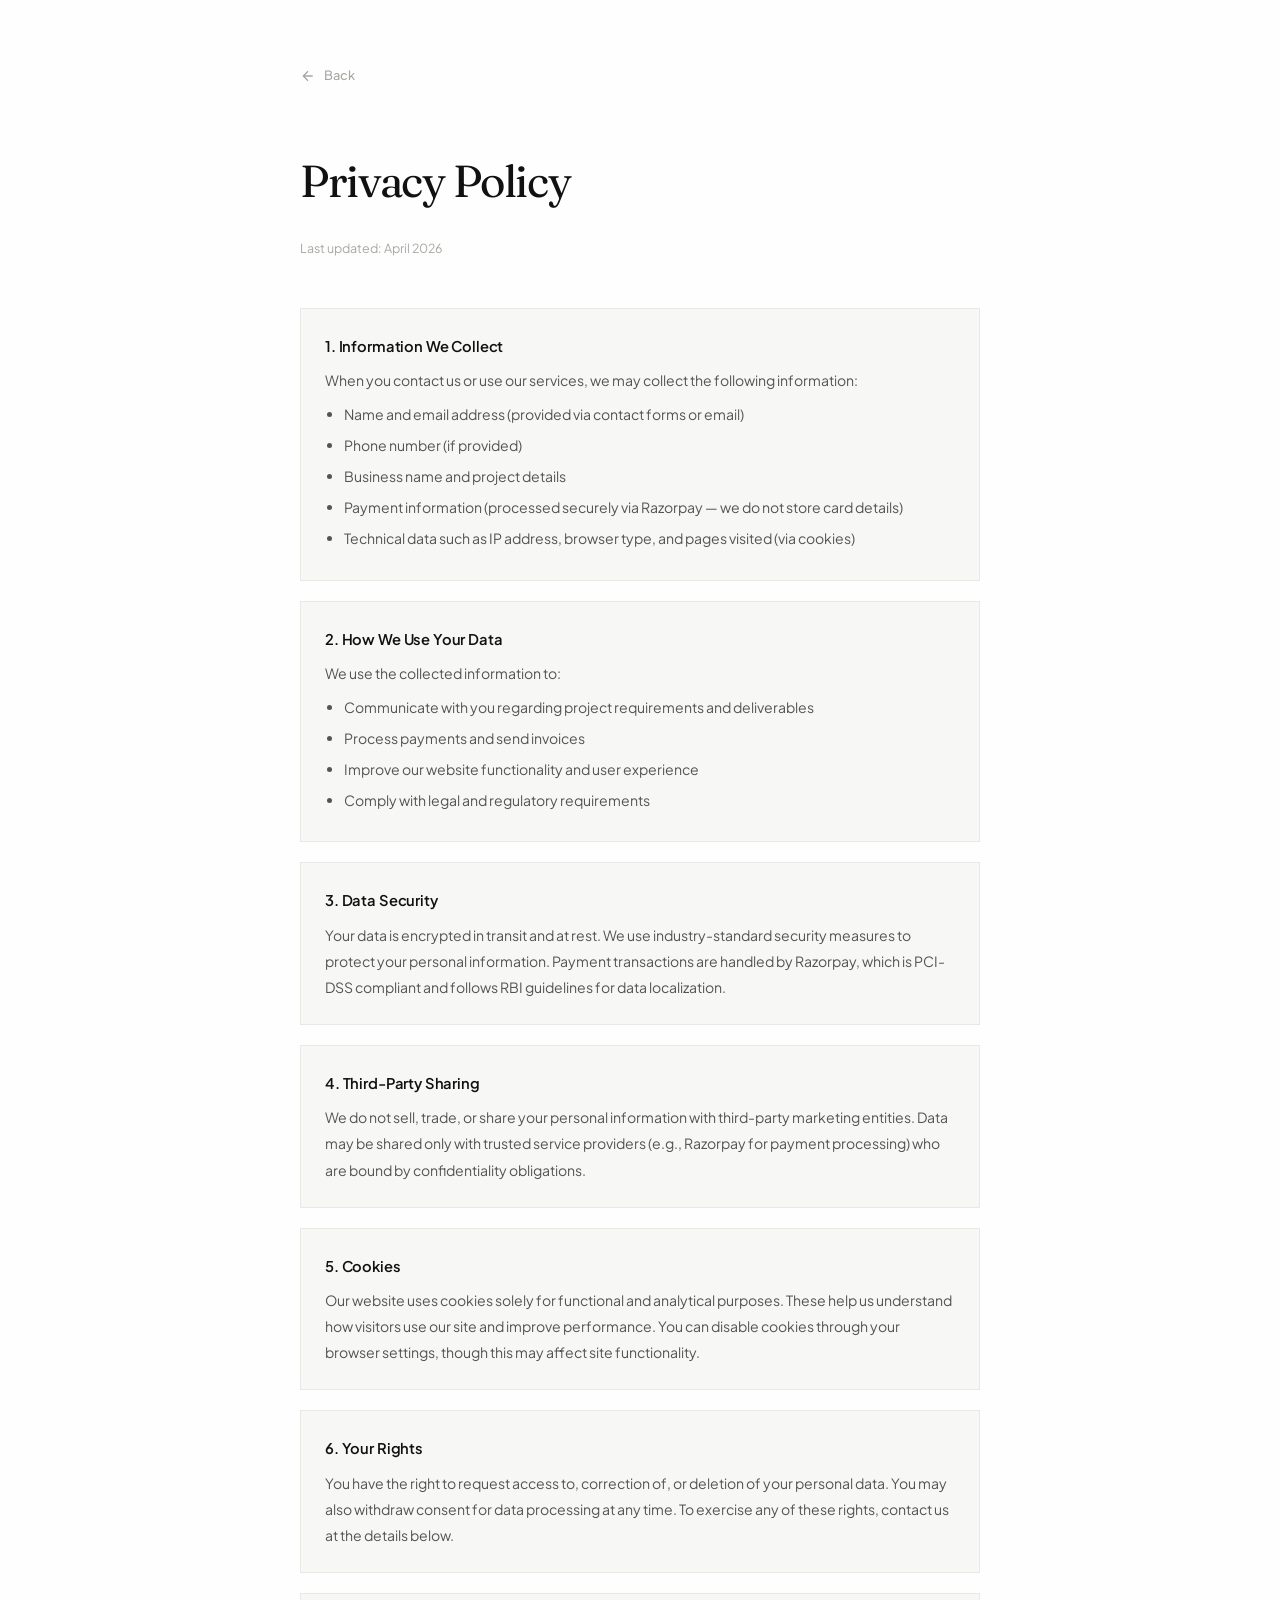
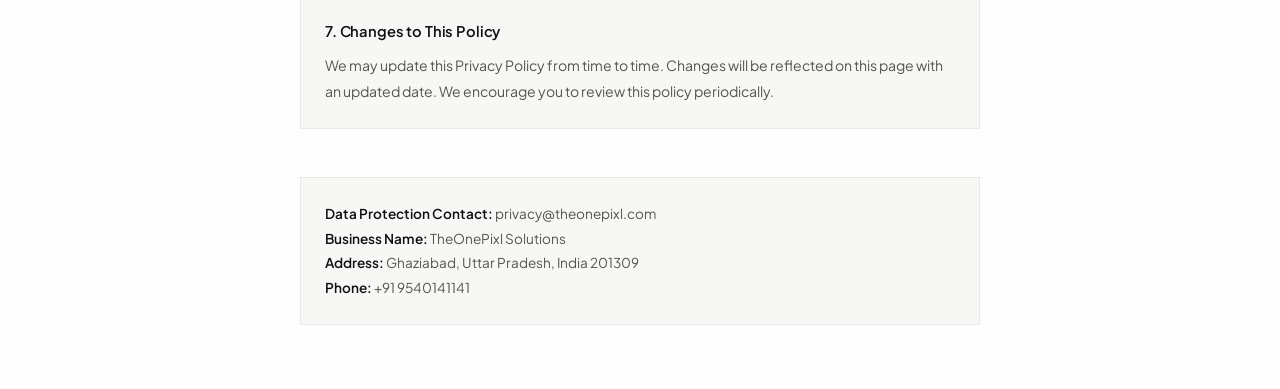
<file: privacy.html>
<!DOCTYPE html>
<html lang="en">
<head>
    <meta charset="UTF-8">
    <meta name="viewport" content="width=device-width, initial-scale=1.0">
    <title>Privacy Policy — TheOnePixl Solutions</title>
    <link rel="icon" type="image/svg+xml" href="favicon.svg">
    <link rel="preconnect" href="https://fonts.googleapis.com">
    <link rel="preconnect" href="https://fonts.gstatic.com" crossorigin>
    <link href="https://fonts.googleapis.com/css2?family=Plus+Jakarta+Sans:wght@300;400;500;600&family=Fraunces:ital,opsz,wght@0,9..144,400;1,9..144,400&display=swap" rel="stylesheet">
    <style>
        *, *::before, *::after { margin: 0; padding: 0; box-sizing: border-box; }
        body { font-family: 'Plus Jakarta Sans', sans-serif; background: #fefefe; color: #111; -webkit-font-smoothing: antialiased; line-height: 1.8; padding: 4rem 2rem; }
        .container { max-width: 680px; margin: 0 auto; }
        .back { display: inline-flex; align-items: center; gap: 0.5rem; font-size: 0.8rem; font-weight: 500; color: #a8a8a3; text-decoration: none; transition: color 0.2s; }
        .back:hover { color: #111; }
        h1 { font-family: 'Fraunces', serif; font-size: 2.8rem; font-weight: 400; letter-spacing: -0.03em; margin: 3rem 0 1rem; }
        .updated { font-size: 0.78rem; color: #a8a8a3; margin-bottom: 3rem; }
        .section { padding: 1.5rem; border-radius: 0; background: #f7f7f5; border: 1px solid #e8e8e4; margin-bottom: 1.25rem; }
        .section h3 { font-size: 0.92rem; font-weight: 600; margin-bottom: 0.5rem; letter-spacing: -0.01em; }
        .section p, .section ul { font-size: 0.88rem; color: #555550; font-weight: 400; line-height: 1.85; }
        .section ul { padding-left: 1.2rem; margin-top: 0.5rem; }
        .section ul li { margin-bottom: 0.3rem; }
        .contact-box { margin-top: 3rem; padding: 1.5rem; border-radius: 0; background: #f7f7f5; border: 1px solid #e8e8e4; }
        .contact-box p { font-size: 0.85rem; color: #555550; line-height: 1.8; }
        .contact-box strong { color: #111; font-weight: 600; }
    </style>
</head>
<body>
    <div class="container">
        <a href="index.html" class="back">
            <svg width="16" height="16" fill="none" stroke="currentColor" stroke-width="2" viewBox="0 0 24 24"><path d="M19 12H5M12 19l-7-7 7-7"/></svg>
            Back
        </a>
        <h1>Privacy Policy</h1>
        <p class="updated">Last updated: April 2026</p>

        <div class="section">
            <h3>1. Information We Collect</h3>
            <p>When you contact us or use our services, we may collect the following information:</p>
            <ul>
                <li>Name and email address (provided via contact forms or email)</li>
                <li>Phone number (if provided)</li>
                <li>Business name and project details</li>
                <li>Payment information (processed securely via Razorpay — we do not store card details)</li>
                <li>Technical data such as IP address, browser type, and pages visited (via cookies)</li>
            </ul>
        </div>

        <div class="section">
            <h3>2. How We Use Your Data</h3>
            <p>We use the collected information to:</p>
            <ul>
                <li>Communicate with you regarding project requirements and deliverables</li>
                <li>Process payments and send invoices</li>
                <li>Improve our website functionality and user experience</li>
                <li>Comply with legal and regulatory requirements</li>
            </ul>
        </div>

        <div class="section">
            <h3>3. Data Security</h3>
            <p>Your data is encrypted in transit and at rest. We use industry-standard security measures to protect your personal information. Payment transactions are handled by Razorpay, which is PCI-DSS compliant and follows RBI guidelines for data localization.</p>
        </div>

        <div class="section">
            <h3>4. Third-Party Sharing</h3>
            <p>We do not sell, trade, or share your personal information with third-party marketing entities. Data may be shared only with trusted service providers (e.g., Razorpay for payment processing) who are bound by confidentiality obligations.</p>
        </div>

        <div class="section">
            <h3>5. Cookies</h3>
            <p>Our website uses cookies solely for functional and analytical purposes. These help us understand how visitors use our site and improve performance. You can disable cookies through your browser settings, though this may affect site functionality.</p>
        </div>

        <div class="section">
            <h3>6. Your Rights</h3>
            <p>You have the right to request access to, correction of, or deletion of your personal data. You may also withdraw consent for data processing at any time. To exercise any of these rights, contact us at the details below.</p>
        </div>

        <div class="section">
            <h3>7. Changes to This Policy</h3>
            <p>We may update this Privacy Policy from time to time. Changes will be reflected on this page with an updated date. We encourage you to review this policy periodically.</p>
        </div>

        <div class="contact-box">
            <p><strong>Data Protection Contact:</strong> privacy@theonepixl.com</p>
            <p><strong>Business Name:</strong> TheOnePixl Solutions</p>
            <p><strong>Address:</strong> Ghaziabad, Uttar Pradesh, India 201309</p>
            <p><strong>Phone:</strong> +91 9540141141</p>
        </div>
    </div>
</body>
</html>
</file>
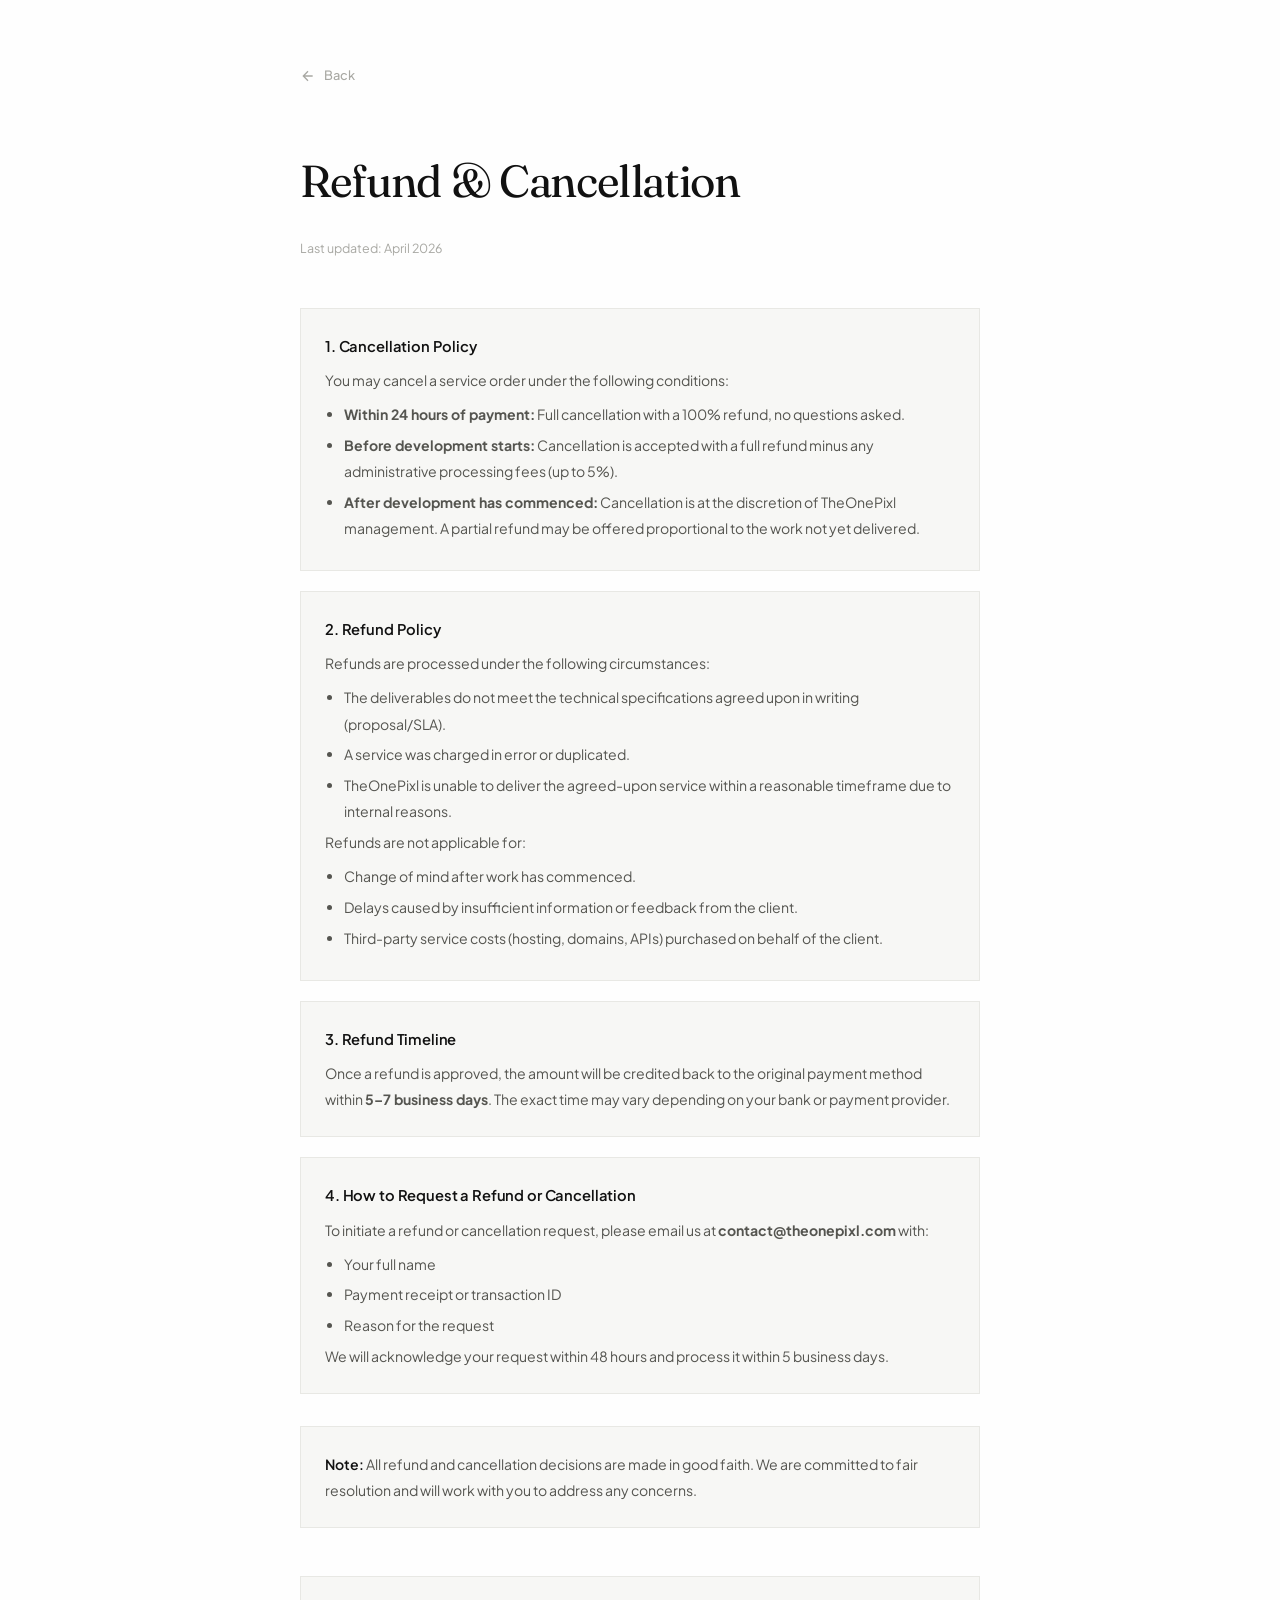
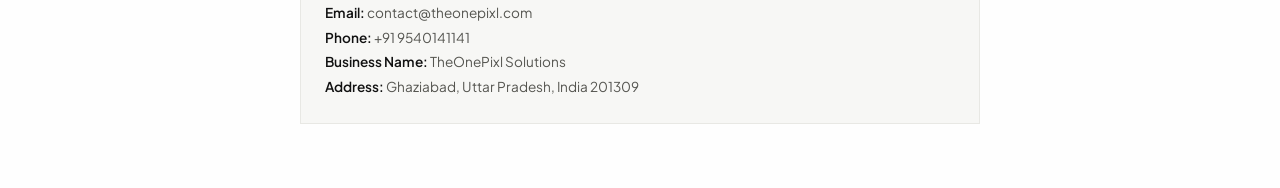
<file: refund.html>
<!DOCTYPE html>
<html lang="en">
<head>
    <meta charset="UTF-8">
    <meta name="viewport" content="width=device-width, initial-scale=1.0">
    <title>Refund & Cancellation Policy — TheOnePixl Solutions</title>
    <link rel="icon" type="image/svg+xml" href="favicon.svg">
    <link rel="preconnect" href="https://fonts.googleapis.com">
    <link rel="preconnect" href="https://fonts.gstatic.com" crossorigin>
    <link href="https://fonts.googleapis.com/css2?family=Plus+Jakarta+Sans:wght@300;400;500;600&family=Fraunces:ital,opsz,wght@0,9..144,400;1,9..144,400&display=swap" rel="stylesheet">
    <style>
        *, *::before, *::after { margin: 0; padding: 0; box-sizing: border-box; }
        body { font-family: 'Plus Jakarta Sans', sans-serif; background: #fefefe; color: #111; -webkit-font-smoothing: antialiased; line-height: 1.8; padding: 4rem 2rem; }
        .container { max-width: 680px; margin: 0 auto; }
        .back { display: inline-flex; align-items: center; gap: 0.5rem; font-size: 0.8rem; font-weight: 500; color: #a8a8a3; text-decoration: none; transition: color 0.2s; }
        .back:hover { color: #111; }
        h1 { font-family: 'Fraunces', serif; font-size: 2.8rem; font-weight: 400; letter-spacing: -0.03em; margin: 3rem 0 1rem; }
        .updated { font-size: 0.78rem; color: #a8a8a3; margin-bottom: 3rem; }
        .section { padding: 1.5rem; border-radius: 0; background: #f7f7f5; border: 1px solid #e8e8e4; margin-bottom: 1.25rem; }
        .section h3 { font-size: 0.92rem; font-weight: 600; margin-bottom: 0.5rem; letter-spacing: -0.01em; }
        .section p, .section ul { font-size: 0.88rem; color: #555550; font-weight: 400; line-height: 1.85; }
        .section ul { padding-left: 1.2rem; margin-top: 0.5rem; }
        .section ul li { margin-bottom: 0.3rem; }
        .highlight { margin-top: 2rem; padding: 1.5rem; border-radius: 0; background: #f7f7f5; border: 1px solid #e8e8e4; }
        .highlight p { font-size: 0.88rem; color: #555550; line-height: 1.85; }
        .highlight strong { color: #111; font-weight: 600; }
        .contact-box { margin-top: 3rem; padding: 1.5rem; border-radius: 0; background: #f7f7f5; border: 1px solid #e8e8e4; }
        .contact-box p { font-size: 0.85rem; color: #555550; line-height: 1.8; }
        .contact-box strong { color: #111; font-weight: 600; }
    </style>
</head>
<body>
    <div class="container">
        <a href="index.html" class="back">
            <svg width="16" height="16" fill="none" stroke="currentColor" stroke-width="2" viewBox="0 0 24 24"><path d="M19 12H5M12 19l-7-7 7-7"/></svg>
            Back
        </a>
        <h1>Refund & Cancellation</h1>
        <p class="updated">Last updated: April 2026</p>

        <div class="section">
            <h3>1. Cancellation Policy</h3>
            <p>You may cancel a service order under the following conditions:</p>
            <ul>
                <li><strong>Within 24 hours of payment:</strong> Full cancellation with a 100% refund, no questions asked.</li>
                <li><strong>Before development starts:</strong> Cancellation is accepted with a full refund minus any administrative processing fees (up to 5%).</li>
                <li><strong>After development has commenced:</strong> Cancellation is at the discretion of TheOnePixl management. A partial refund may be offered proportional to the work not yet delivered.</li>
            </ul>
        </div>

        <div class="section">
            <h3>2. Refund Policy</h3>
            <p>Refunds are processed under the following circumstances:</p>
            <ul>
                <li>The deliverables do not meet the technical specifications agreed upon in writing (proposal/SLA).</li>
                <li>A service was charged in error or duplicated.</li>
                <li>TheOnePixl is unable to deliver the agreed-upon service within a reasonable timeframe due to internal reasons.</li>
            </ul>
            <p>Refunds are not applicable for:</p>
            <ul>
                <li>Change of mind after work has commenced.</li>
                <li>Delays caused by insufficient information or feedback from the client.</li>
                <li>Third-party service costs (hosting, domains, APIs) purchased on behalf of the client.</li>
            </ul>
        </div>

        <div class="section">
            <h3>3. Refund Timeline</h3>
            <p>Once a refund is approved, the amount will be credited back to the original payment method within <strong>5–7 business days</strong>. The exact time may vary depending on your bank or payment provider.</p>
        </div>

        <div class="section">
            <h3>4. How to Request a Refund or Cancellation</h3>
            <p>To initiate a refund or cancellation request, please email us at <strong>contact@theonepixl.com</strong> with:</p>
            <ul>
                <li>Your full name</li>
                <li>Payment receipt or transaction ID</li>
                <li>Reason for the request</li>
            </ul>
            <p>We will acknowledge your request within 48 hours and process it within 5 business days.</p>
        </div>

        <div class="highlight">
            <p><strong>Note:</strong> All refund and cancellation decisions are made in good faith. We are committed to fair resolution and will work with you to address any concerns.</p>
        </div>

        <div class="contact-box">
            <p><strong>Email:</strong> contact@theonepixl.com</p>
            <p><strong>Phone:</strong> +91 9540141141</p>
            <p><strong>Business Name:</strong> TheOnePixl Solutions</p>
            <p><strong>Address:</strong> Ghaziabad, Uttar Pradesh, India 201309</p>
        </div>
    </div>
</body>
</html>
</file>
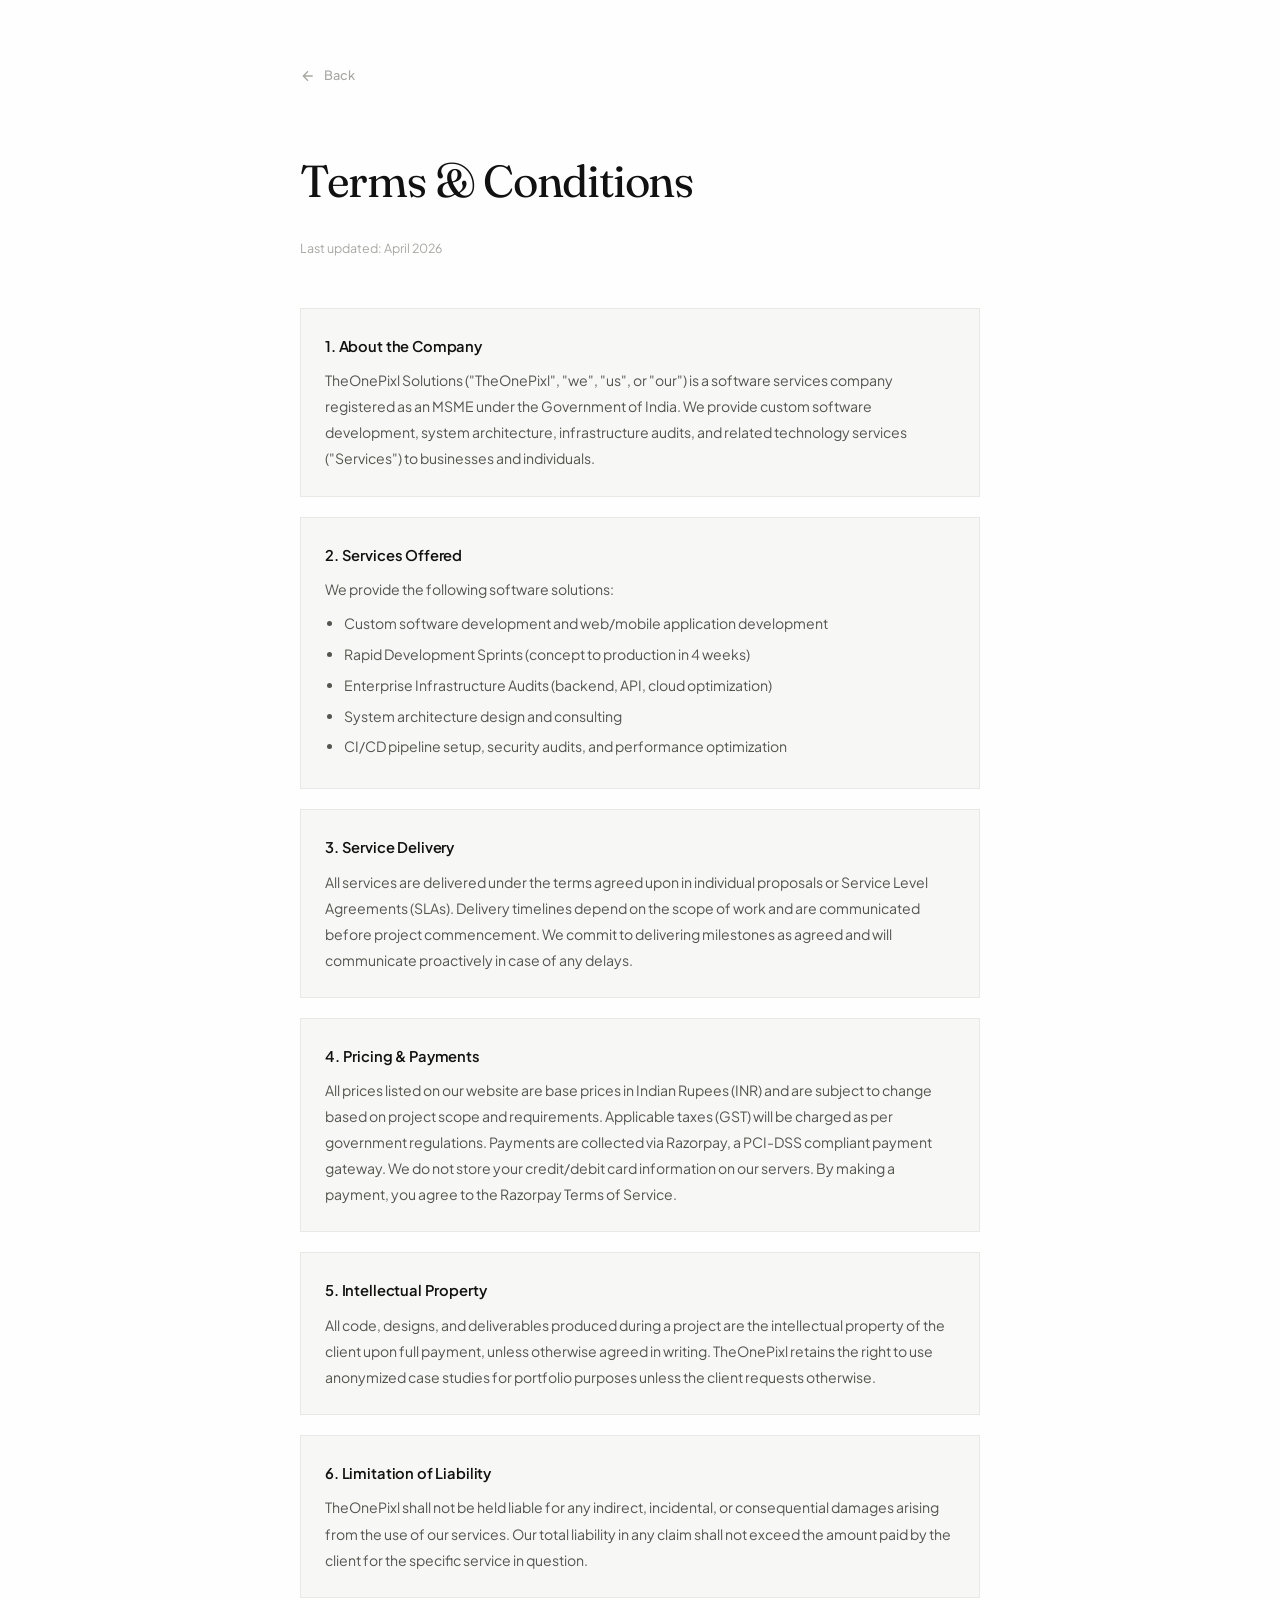
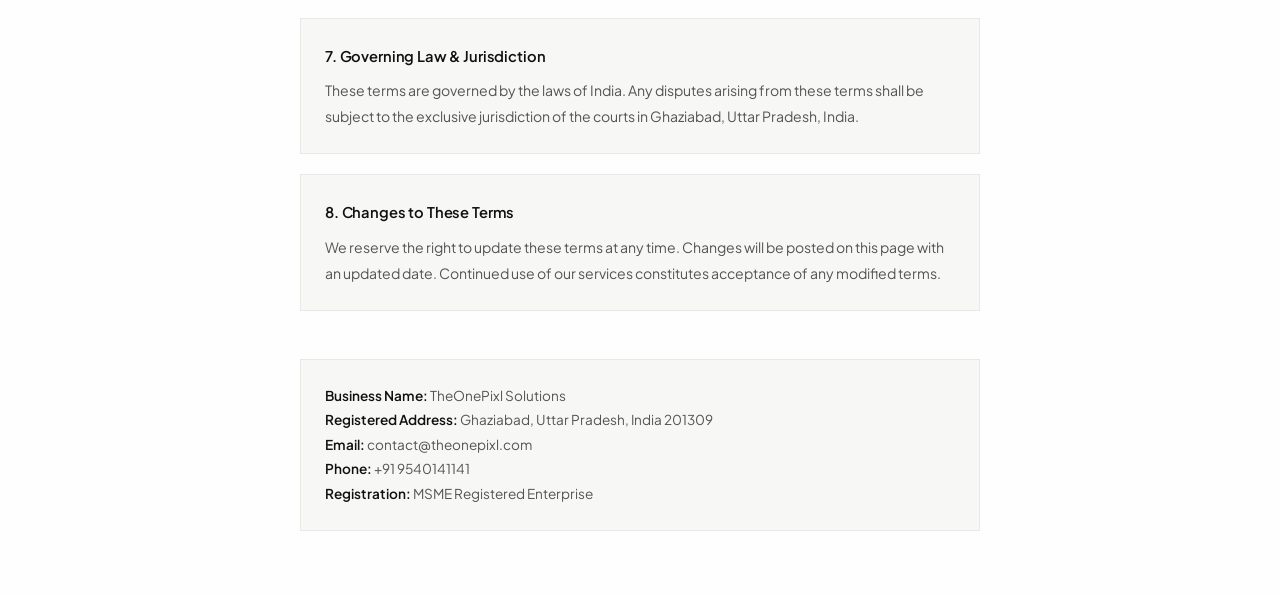
<file: terms.html>
<!DOCTYPE html>
<html lang="en">
<head>
    <meta charset="UTF-8">
    <meta name="viewport" content="width=device-width, initial-scale=1.0">
    <title>Terms & Conditions — TheOnePixl Solutions</title>
    <link rel="icon" type="image/svg+xml" href="favicon.svg">
    <link rel="preconnect" href="https://fonts.googleapis.com">
    <link rel="preconnect" href="https://fonts.gstatic.com" crossorigin>
    <link href="https://fonts.googleapis.com/css2?family=Plus+Jakarta+Sans:wght@300;400;500;600&family=Fraunces:ital,opsz,wght@0,9..144,400;1,9..144,400&display=swap" rel="stylesheet">
    <style>
        *, *::before, *::after { margin: 0; padding: 0; box-sizing: border-box; }
        body { font-family: 'Plus Jakarta Sans', sans-serif; background: #fefefe; color: #111; -webkit-font-smoothing: antialiased; line-height: 1.8; padding: 4rem 2rem; }
        .container { max-width: 680px; margin: 0 auto; }
        .back { display: inline-flex; align-items: center; gap: 0.5rem; font-size: 0.8rem; font-weight: 500; color: #a8a8a3; text-decoration: none; transition: color 0.2s; }
        .back:hover { color: #111; }
        h1 { font-family: 'Fraunces', serif; font-size: 2.8rem; font-weight: 400; letter-spacing: -0.03em; margin: 3rem 0 1rem; }
        .updated { font-size: 0.78rem; color: #a8a8a3; margin-bottom: 3rem; }
        .section { padding: 1.5rem; border-radius: 0; background: #f7f7f5; border: 1px solid #e8e8e4; margin-bottom: 1.25rem; }
        .section h3 { font-size: 0.92rem; font-weight: 600; margin-bottom: 0.5rem; letter-spacing: -0.01em; }
        .section p, .section ul { font-size: 0.88rem; color: #555550; font-weight: 400; line-height: 1.85; }
        .section ul { padding-left: 1.2rem; margin-top: 0.5rem; }
        .section ul li { margin-bottom: 0.3rem; }
        .contact-box { margin-top: 3rem; padding: 1.5rem; border-radius: 0; background: #f7f7f5; border: 1px solid #e8e8e4; }
        .contact-box p { font-size: 0.85rem; color: #555550; line-height: 1.8; }
        .contact-box strong { color: #111; font-weight: 600; }
    </style>
</head>
<body>
    <div class="container">
        <a href="index.html" class="back">
            <svg width="16" height="16" fill="none" stroke="currentColor" stroke-width="2" viewBox="0 0 24 24"><path d="M19 12H5M12 19l-7-7 7-7"/></svg>
            Back
        </a>
        <h1>Terms & Conditions</h1>
        <p class="updated">Last updated: April 2026</p>

        <div class="section">
            <h3>1. About the Company</h3>
            <p>TheOnePixl Solutions ("TheOnePixl", "we", "us", or "our") is a software services company registered as an MSME under the Government of India. We provide custom software development, system architecture, infrastructure audits, and related technology services ("Services") to businesses and individuals.</p>
        </div>

        <div class="section">
            <h3>2. Services Offered</h3>
            <p>We provide the following software solutions:</p>
            <ul>
                <li>Custom software development and web/mobile application development</li>
                <li>Rapid Development Sprints (concept to production in 4 weeks)</li>
                <li>Enterprise Infrastructure Audits (backend, API, cloud optimization)</li>
                <li>System architecture design and consulting</li>
                <li>CI/CD pipeline setup, security audits, and performance optimization</li>
            </ul>
        </div>

        <div class="section">
            <h3>3. Service Delivery</h3>
            <p>All services are delivered under the terms agreed upon in individual proposals or Service Level Agreements (SLAs). Delivery timelines depend on the scope of work and are communicated before project commencement. We commit to delivering milestones as agreed and will communicate proactively in case of any delays.</p>
        </div>

        <div class="section">
            <h3>4. Pricing & Payments</h3>
            <p>All prices listed on our website are base prices in Indian Rupees (INR) and are subject to change based on project scope and requirements. Applicable taxes (GST) will be charged as per government regulations. Payments are collected via Razorpay, a PCI-DSS compliant payment gateway. We do not store your credit/debit card information on our servers. By making a payment, you agree to the Razorpay Terms of Service.</p>
        </div>

        <div class="section">
            <h3>5. Intellectual Property</h3>
            <p>All code, designs, and deliverables produced during a project are the intellectual property of the client upon full payment, unless otherwise agreed in writing. TheOnePixl retains the right to use anonymized case studies for portfolio purposes unless the client requests otherwise.</p>
        </div>

        <div class="section">
            <h3>6. Limitation of Liability</h3>
            <p>TheOnePixl shall not be held liable for any indirect, incidental, or consequential damages arising from the use of our services. Our total liability in any claim shall not exceed the amount paid by the client for the specific service in question.</p>
        </div>

        <div class="section">
            <h3>7. Governing Law & Jurisdiction</h3>
            <p>These terms are governed by the laws of India. Any disputes arising from these terms shall be subject to the exclusive jurisdiction of the courts in Ghaziabad, Uttar Pradesh, India.</p>
        </div>

        <div class="section">
            <h3>8. Changes to These Terms</h3>
            <p>We reserve the right to update these terms at any time. Changes will be posted on this page with an updated date. Continued use of our services constitutes acceptance of any modified terms.</p>
        </div>

        <div class="contact-box">
            <p><strong>Business Name:</strong> TheOnePixl Solutions</p>
            <p><strong>Registered Address:</strong> Ghaziabad, Uttar Pradesh, India 201309</p>
            <p><strong>Email:</strong> contact@theonepixl.com</p>
            <p><strong>Phone:</strong> +91 9540141141</p>
            <p><strong>Registration:</strong> MSME Registered Enterprise</p>
        </div>
    </div>
</body>
</html>
</file>
